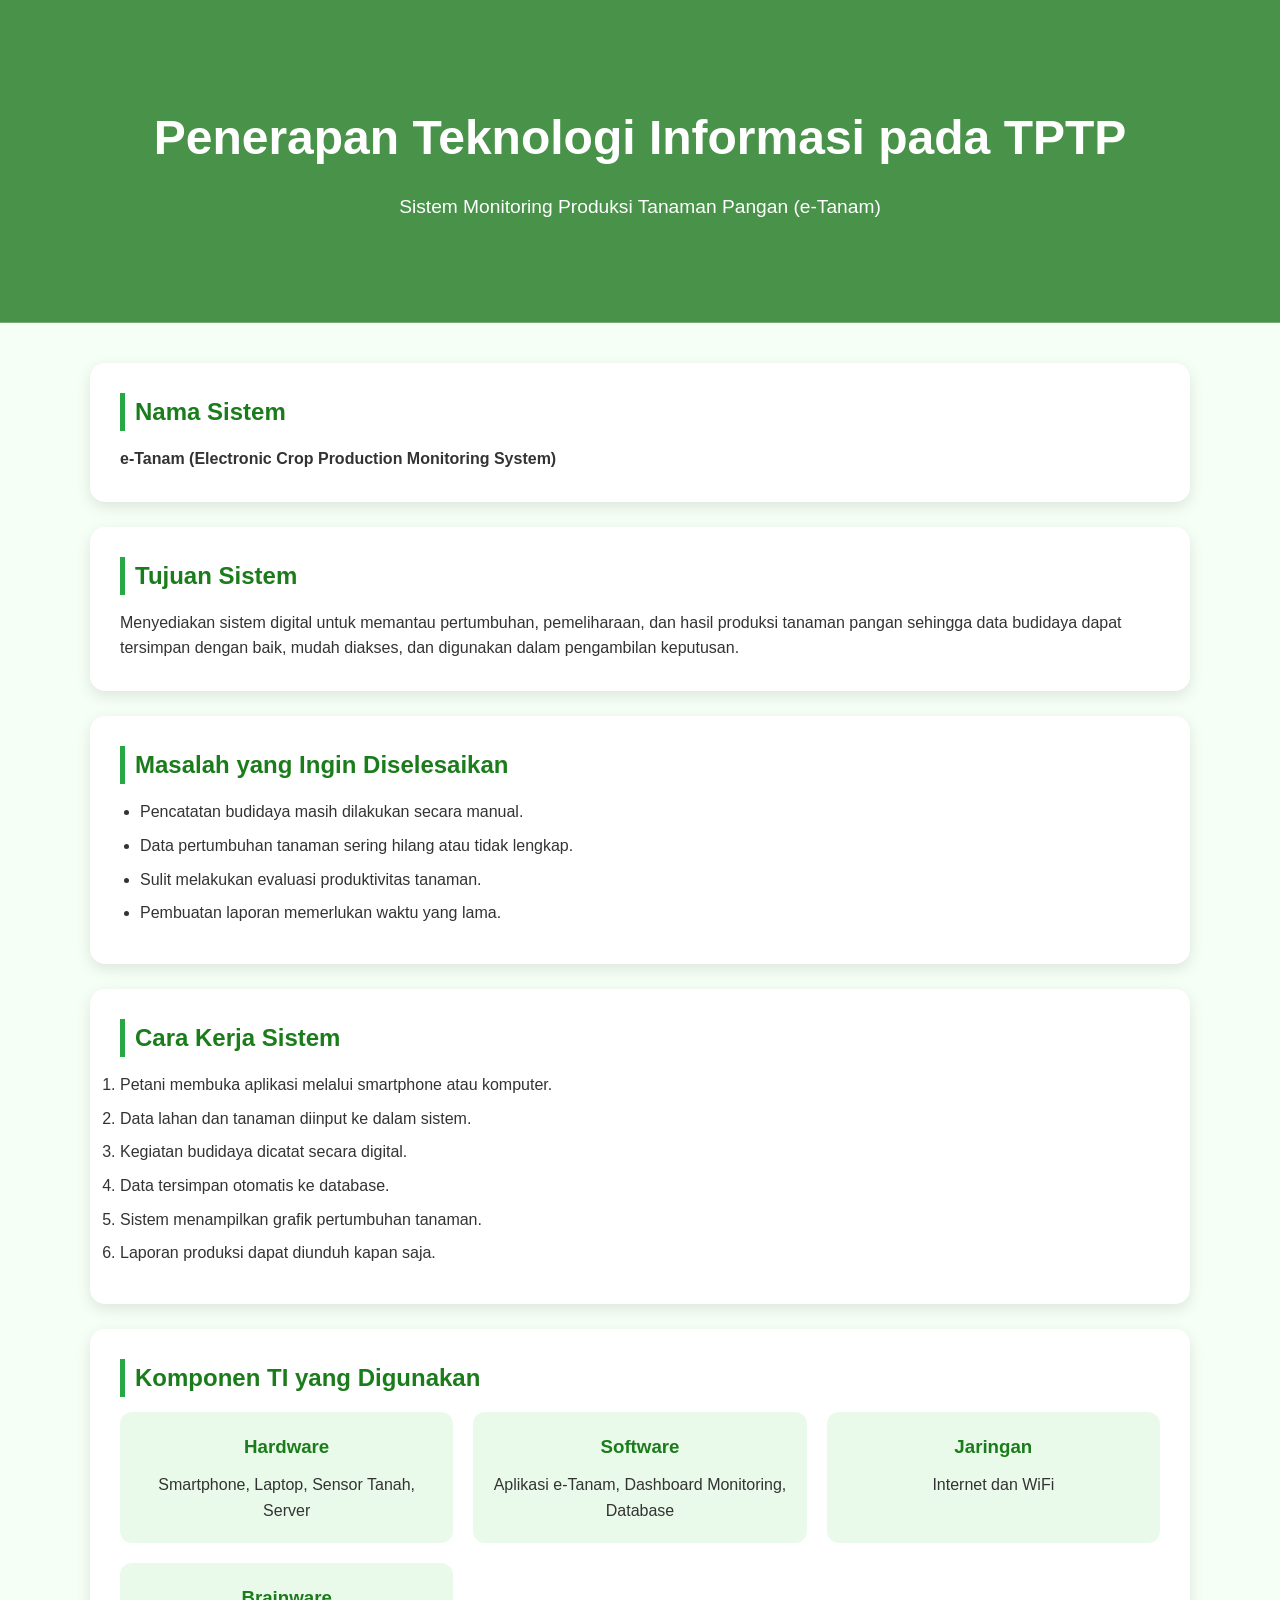
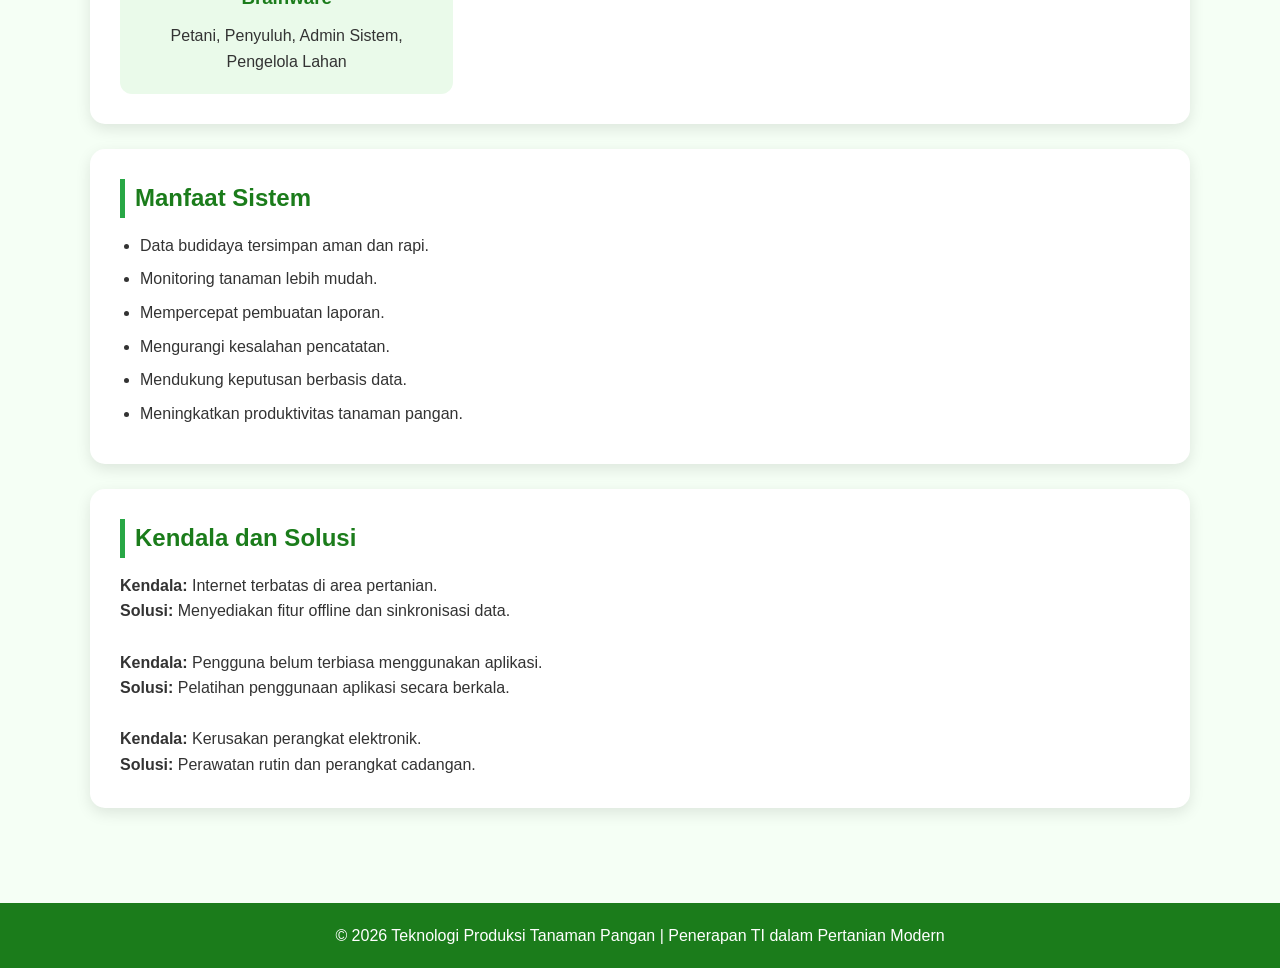
<file: index.html>
<!DOCTYPE html>
<html lang="id">
<head>
    <meta charset="UTF-8">
    <meta name="viewport" content="width=device-width, initial-scale=1.0">
    <title>Penerapan TI pada TPTP</title>

    <style>
        *{
            margin:0;
            padding:0;
            box-sizing:border-box;
            font-family:'Segoe UI', Tahoma, Geneva, Verdana, sans-serif;
        }

        body{
            background:#f5fff5;
            color:#333;
            line-height:1.6;
        }

        header{
            background:linear-gradient(rgba(0,100,0,0.7), rgba(0,100,0,0.7)),
            url('https://images.unsplash.com/photo-1500937386664-56d1dfef3854?auto=format&fit=crop&w=1400&q=80');
            background-size:cover;
            background-position:center;
            color:white;
            text-align:center;
            padding:100px 20px;
        }

        header h1{
            font-size:3rem;
            margin-bottom:15px;
        }

        header p{
            font-size:1.2rem;
        }

        .container{
            width:90%;
            max-width:1100px;
            margin:auto;
            padding:40px 0;
        }

        .card{
            background:white;
            padding:30px;
            margin-bottom:25px;
            border-radius:15px;
            box-shadow:0 5px 15px rgba(0,0,0,0.1);
            transition:0.3s;
        }

        .card:hover{
            transform:translateY(-5px);
        }

        h2{
            color:#1b7c1b;
            margin-bottom:15px;
            border-left:5px solid #28a745;
            padding-left:10px;
        }

        ul{
            padding-left:20px;
        }

        li{
            margin-bottom:8px;
        }

        .grid{
            display:grid;
            grid-template-columns:repeat(auto-fit,minmax(250px,1fr));
            gap:20px;
        }

        .feature{
            background:#eafaea;
            padding:20px;
            border-radius:12px;
            text-align:center;
        }

        .feature h3{
            color:#1b7c1b;
            margin-bottom:10px;
        }

        footer{
            background:#1b7c1b;
            color:white;
            text-align:center;
            padding:20px;
            margin-top:30px;
        }

        @media(max-width:768px){
            header h1{
                font-size:2rem;
            }
        }
    </style>
</head>
<body>

    <header>
        <h1>Penerapan Teknologi Informasi pada TPTP</h1>
        <p>Sistem Monitoring Produksi Tanaman Pangan (e-Tanam)</p>
    </header>

    <div class="container">

        <div class="card">
            <h2>Nama Sistem</h2>
            <p><strong>e-Tanam (Electronic Crop Production Monitoring System)</strong></p>
        </div>

        <div class="card">
            <h2>Tujuan Sistem</h2>
            <p>
                Menyediakan sistem digital untuk memantau pertumbuhan,
                pemeliharaan, dan hasil produksi tanaman pangan sehingga data
                budidaya dapat tersimpan dengan baik, mudah diakses, dan
                digunakan dalam pengambilan keputusan.
            </p>
        </div>

        <div class="card">
            <h2>Masalah yang Ingin Diselesaikan</h2>
            <ul>
                <li>Pencatatan budidaya masih dilakukan secara manual.</li>
                <li>Data pertumbuhan tanaman sering hilang atau tidak lengkap.</li>
                <li>Sulit melakukan evaluasi produktivitas tanaman.</li>
                <li>Pembuatan laporan memerlukan waktu yang lama.</li>
            </ul>
        </div>

        <div class="card">
            <h2>Cara Kerja Sistem</h2>
            <ol>
                <li>Petani membuka aplikasi melalui smartphone atau komputer.</li>
                <li>Data lahan dan tanaman diinput ke dalam sistem.</li>
                <li>Kegiatan budidaya dicatat secara digital.</li>
                <li>Data tersimpan otomatis ke database.</li>
                <li>Sistem menampilkan grafik pertumbuhan tanaman.</li>
                <li>Laporan produksi dapat diunduh kapan saja.</li>
            </ol>
        </div>

        <div class="card">
            <h2>Komponen TI yang Digunakan</h2>

            <div class="grid">

                <div class="feature">
                    <h3>Hardware</h3>
                    <p>Smartphone, Laptop, Sensor Tanah, Server</p>
                </div>

                <div class="feature">
                    <h3>Software</h3>
                    <p>Aplikasi e-Tanam, Dashboard Monitoring, Database</p>
                </div>

                <div class="feature">
                    <h3>Jaringan</h3>
                    <p>Internet dan WiFi</p>
                </div>

                <div class="feature">
                    <h3>Brainware</h3>
                    <p>Petani, Penyuluh, Admin Sistem, Pengelola Lahan</p>
                </div>

            </div>
        </div>

        <div class="card">
            <h2>Manfaat Sistem</h2>
            <ul>
                <li>Data budidaya tersimpan aman dan rapi.</li>
                <li>Monitoring tanaman lebih mudah.</li>
                <li>Mempercepat pembuatan laporan.</li>
                <li>Mengurangi kesalahan pencatatan.</li>
                <li>Mendukung keputusan berbasis data.</li>
                <li>Meningkatkan produktivitas tanaman pangan.</li>
            </ul>
        </div>

        <div class="card">
            <h2>Kendala dan Solusi</h2>

            <p><strong>Kendala:</strong> Internet terbatas di area pertanian.</p>
            <p><strong>Solusi:</strong> Menyediakan fitur offline dan sinkronisasi data.</p>

            <br>

            <p><strong>Kendala:</strong> Pengguna belum terbiasa menggunakan aplikasi.</p>
            <p><strong>Solusi:</strong> Pelatihan penggunaan aplikasi secara berkala.</p>

            <br>

            <p><strong>Kendala:</strong> Kerusakan perangkat elektronik.</p>
            <p><strong>Solusi:</strong> Perawatan rutin dan perangkat cadangan.</p>
        </div>

    </div>

    <footer>
        <p>© 2026 Teknologi Produksi Tanaman Pangan | Penerapan TI dalam Pertanian Modern</p>
    </footer>

</body>
</html>
</file>
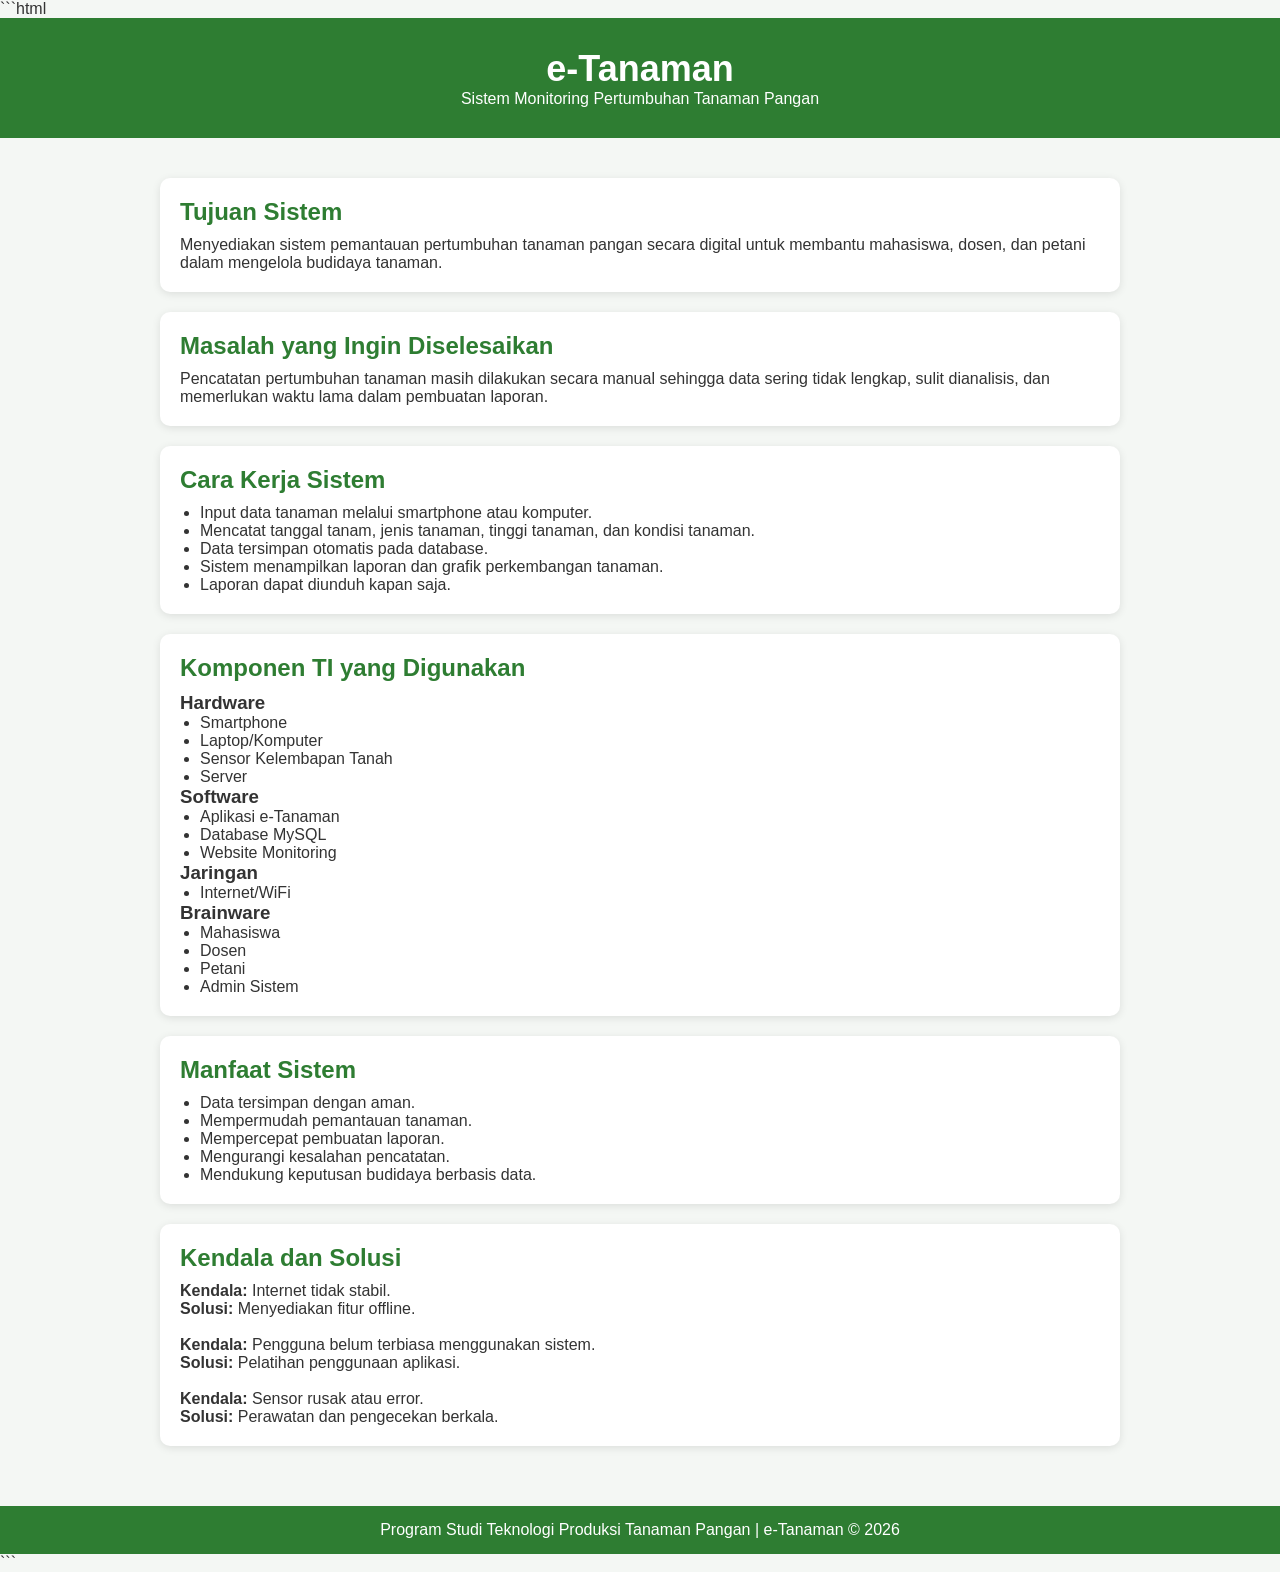
<file: Indeks.html>
```html
<!DOCTYPE html>
<html lang="id">
<head>
<meta charset="UTF-8">
<meta name="viewport" content="width=device-width, initial-scale=1.0">
<title>e-Tanaman - Monitoring Tanaman Pangan</title>

<style>
*{
    margin:0;
    padding:0;
    box-sizing:border-box;
    font-family: Arial, sans-serif;
}

body{
    background:#f4f7f4;
    color:#333;
}

header{
    background:#2e7d32;
    color:white;
    text-align:center;
    padding:30px;
}

header h1{
    font-size:36px;
}

.container{
    width:90%;
    max-width:1000px;
    margin:auto;
    padding:20px;
}

.card{
    background:white;
    padding:20px;
    margin:20px 0;
    border-radius:10px;
    box-shadow:0 2px 8px rgba(0,0,0,0.1);
}

h2{
    color:#2e7d32;
    margin-bottom:10px;
}

ul{
    margin-left:20px;
}

footer{
    background:#2e7d32;
    color:white;
    text-align:center;
    padding:15px;
    margin-top:20px;
}
</style>
</head>

<body>

<header>
    <h1>e-Tanaman</h1>
    <p>Sistem Monitoring Pertumbuhan Tanaman Pangan</p>
</header>

<div class="container">

    <div class="card">
        <h2>Tujuan Sistem</h2>
        <p>
            Menyediakan sistem pemantauan pertumbuhan tanaman pangan secara digital
            untuk membantu mahasiswa, dosen, dan petani dalam mengelola budidaya tanaman.
        </p>
    </div>

    <div class="card">
        <h2>Masalah yang Ingin Diselesaikan</h2>
        <p>
            Pencatatan pertumbuhan tanaman masih dilakukan secara manual sehingga data
            sering tidak lengkap, sulit dianalisis, dan memerlukan waktu lama dalam pembuatan laporan.
        </p>
    </div>

    <div class="card">
        <h2>Cara Kerja Sistem</h2>
        <ul>
            <li>Input data tanaman melalui smartphone atau komputer.</li>
            <li>Mencatat tanggal tanam, jenis tanaman, tinggi tanaman, dan kondisi tanaman.</li>
            <li>Data tersimpan otomatis pada database.</li>
            <li>Sistem menampilkan laporan dan grafik perkembangan tanaman.</li>
            <li>Laporan dapat diunduh kapan saja.</li>
        </ul>
    </div>

    <div class="card">
        <h2>Komponen TI yang Digunakan</h2>

        <h3>Hardware</h3>
        <ul>
            <li>Smartphone</li>
            <li>Laptop/Komputer</li>
            <li>Sensor Kelembapan Tanah</li>
            <li>Server</li>
        </ul>

        <h3>Software</h3>
        <ul>
            <li>Aplikasi e-Tanaman</li>
            <li>Database MySQL</li>
            <li>Website Monitoring</li>
        </ul>

        <h3>Jaringan</h3>
        <ul>
            <li>Internet/WiFi</li>
        </ul>

        <h3>Brainware</h3>
        <ul>
            <li>Mahasiswa</li>
            <li>Dosen</li>
            <li>Petani</li>
            <li>Admin Sistem</li>
        </ul>
    </div>

    <div class="card">
        <h2>Manfaat Sistem</h2>
        <ul>
            <li>Data tersimpan dengan aman.</li>
            <li>Mempermudah pemantauan tanaman.</li>
            <li>Mempercepat pembuatan laporan.</li>
            <li>Mengurangi kesalahan pencatatan.</li>
            <li>Mendukung keputusan budidaya berbasis data.</li>
        </ul>
    </div>

    <div class="card">
        <h2>Kendala dan Solusi</h2>

        <p><b>Kendala:</b> Internet tidak stabil.</p>
        <p><b>Solusi:</b> Menyediakan fitur offline.</p>

        <br>

        <p><b>Kendala:</b> Pengguna belum terbiasa menggunakan sistem.</p>
        <p><b>Solusi:</b> Pelatihan penggunaan aplikasi.</p>

        <br>

        <p><b>Kendala:</b> Sensor rusak atau error.</p>
        <p><b>Solusi:</b> Perawatan dan pengecekan berkala.</p>
    </div>

</div>

<footer>
    <p>Program Studi Teknologi Produksi Tanaman Pangan | e-Tanaman © 2026</p>
</footer>

</body>
</html>
```
</file>
